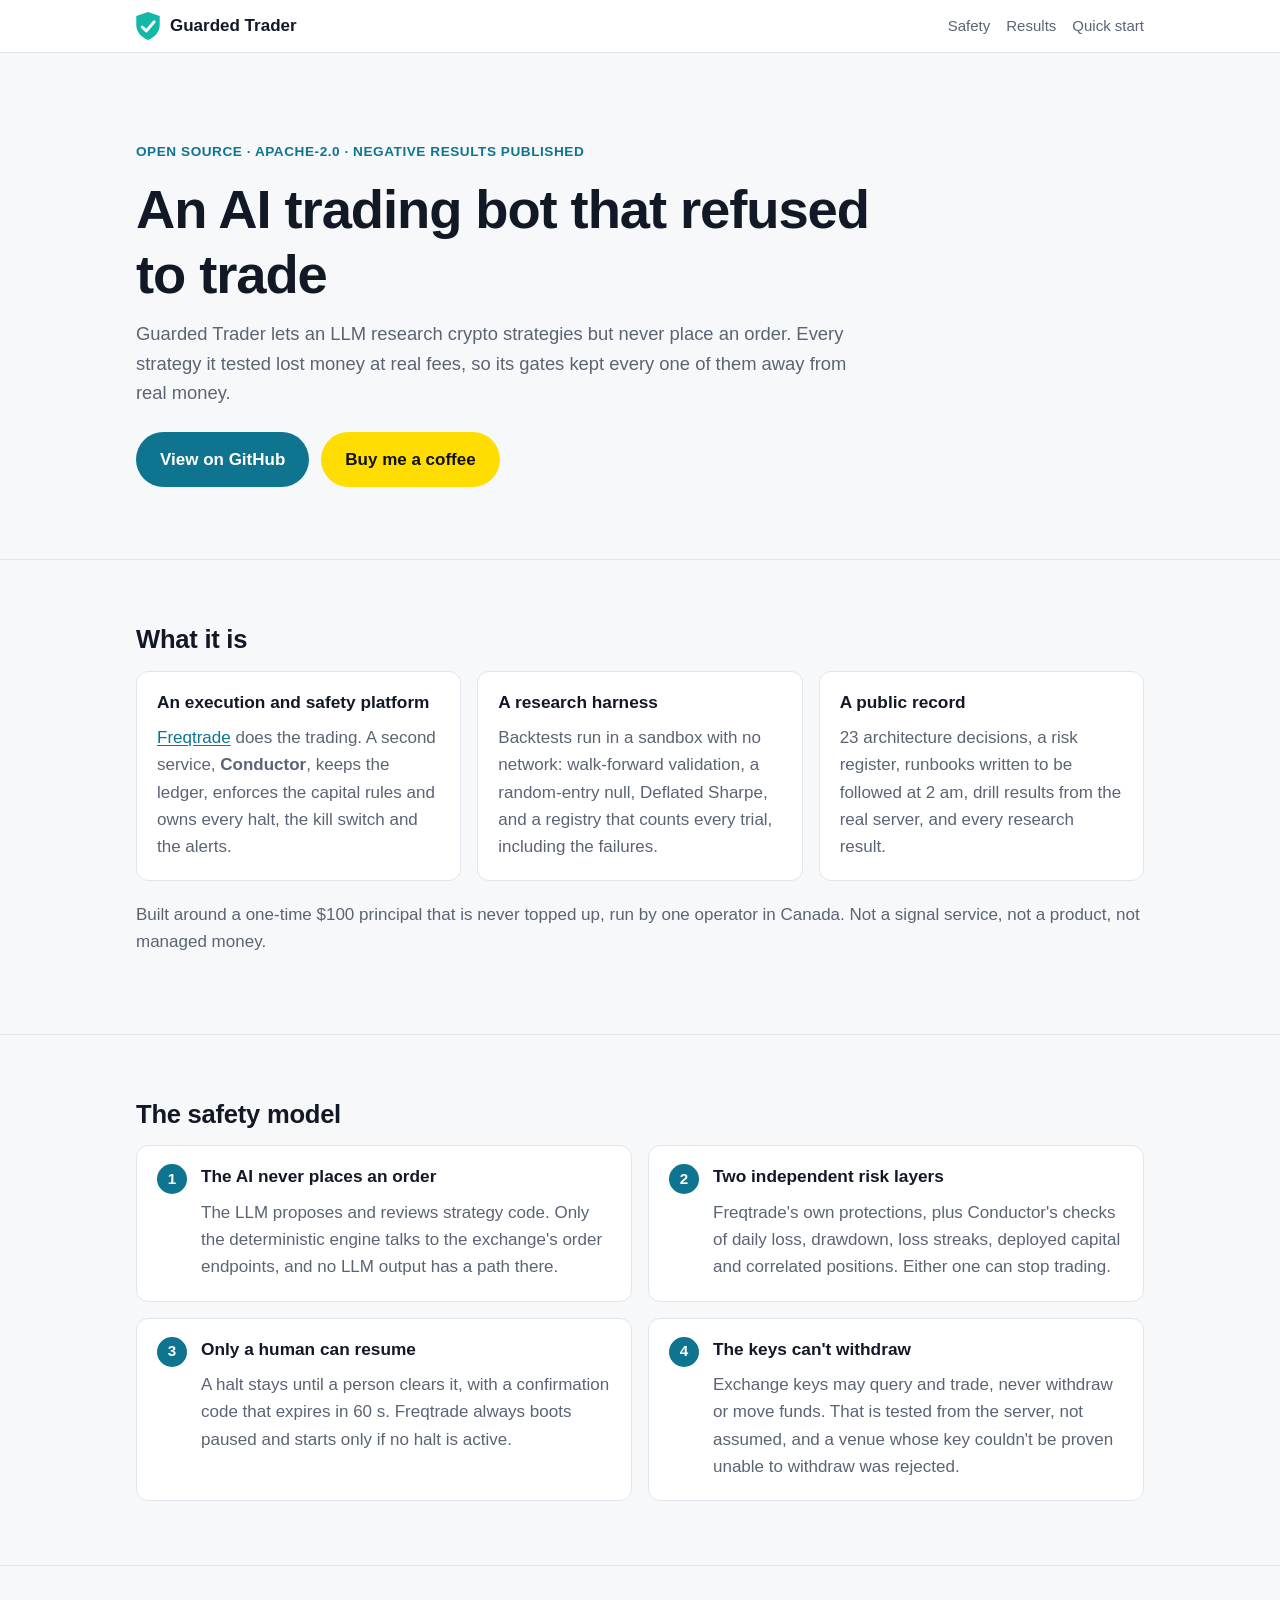
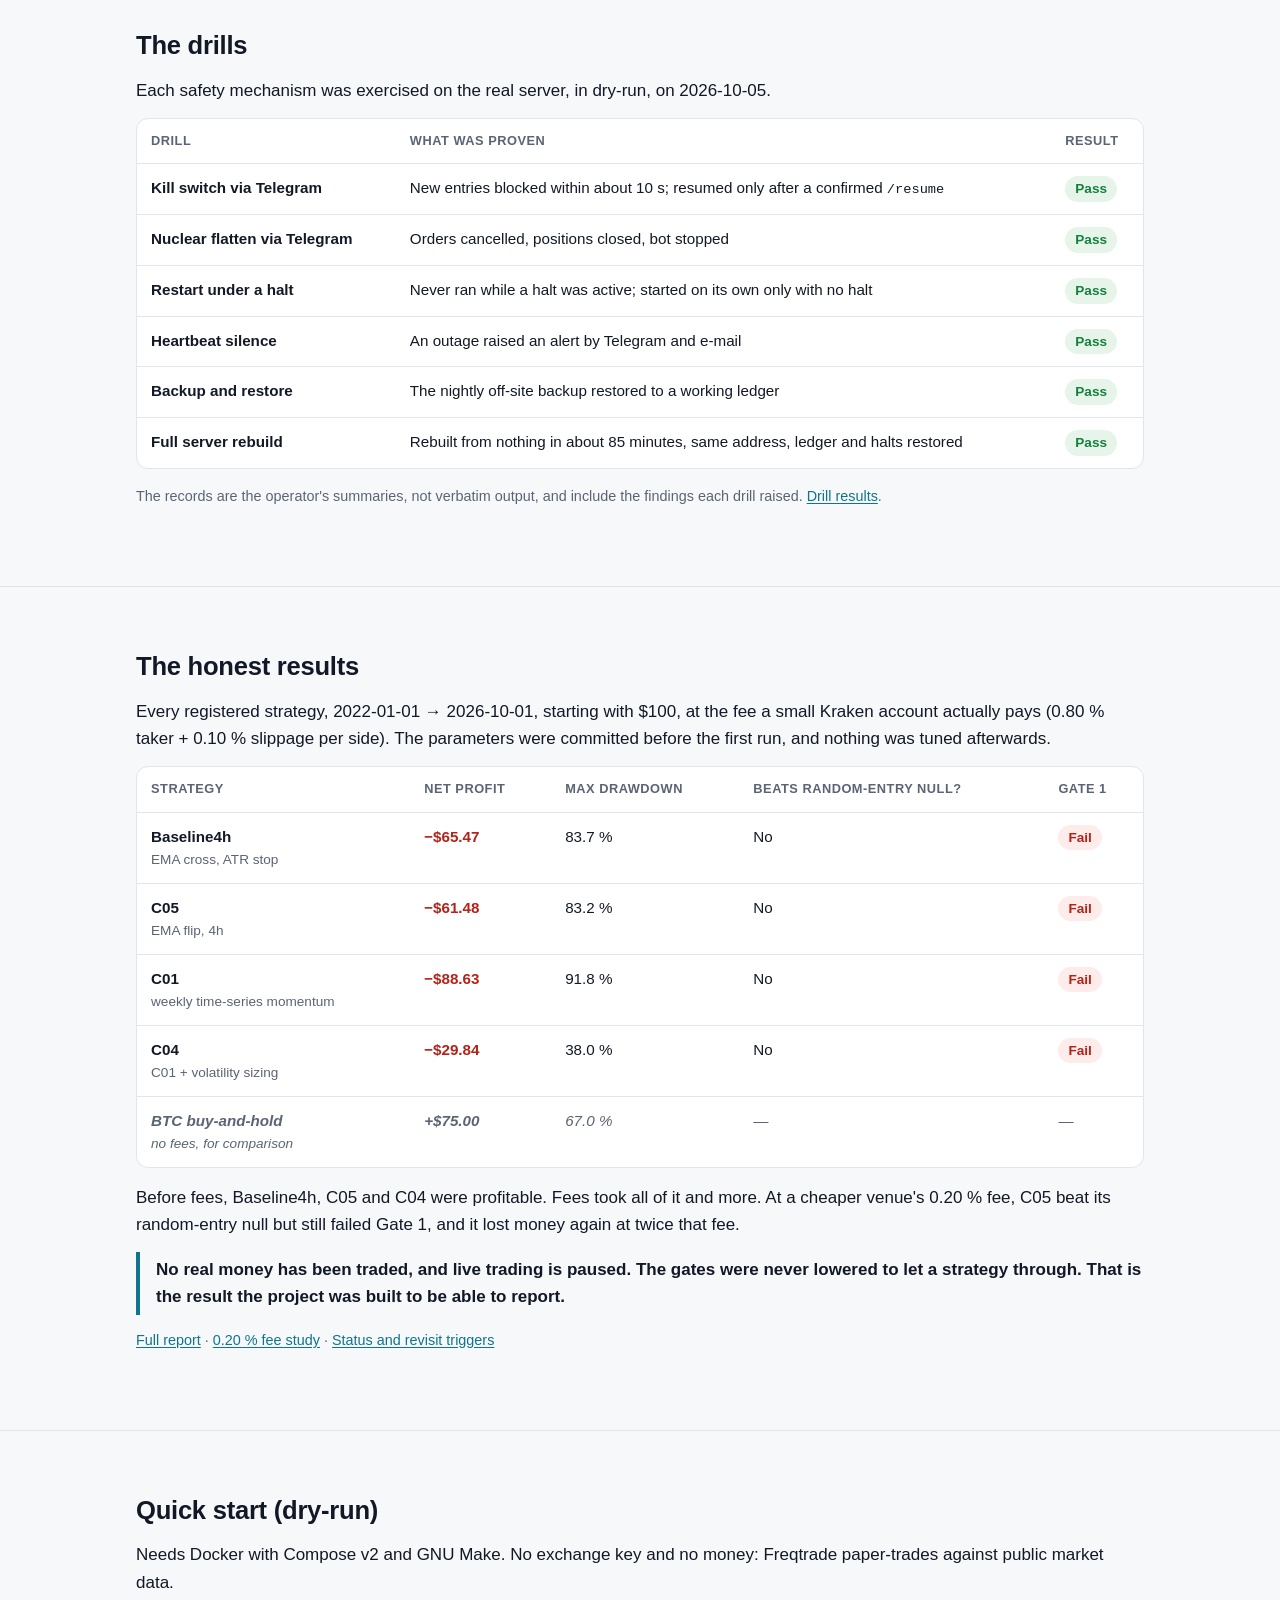
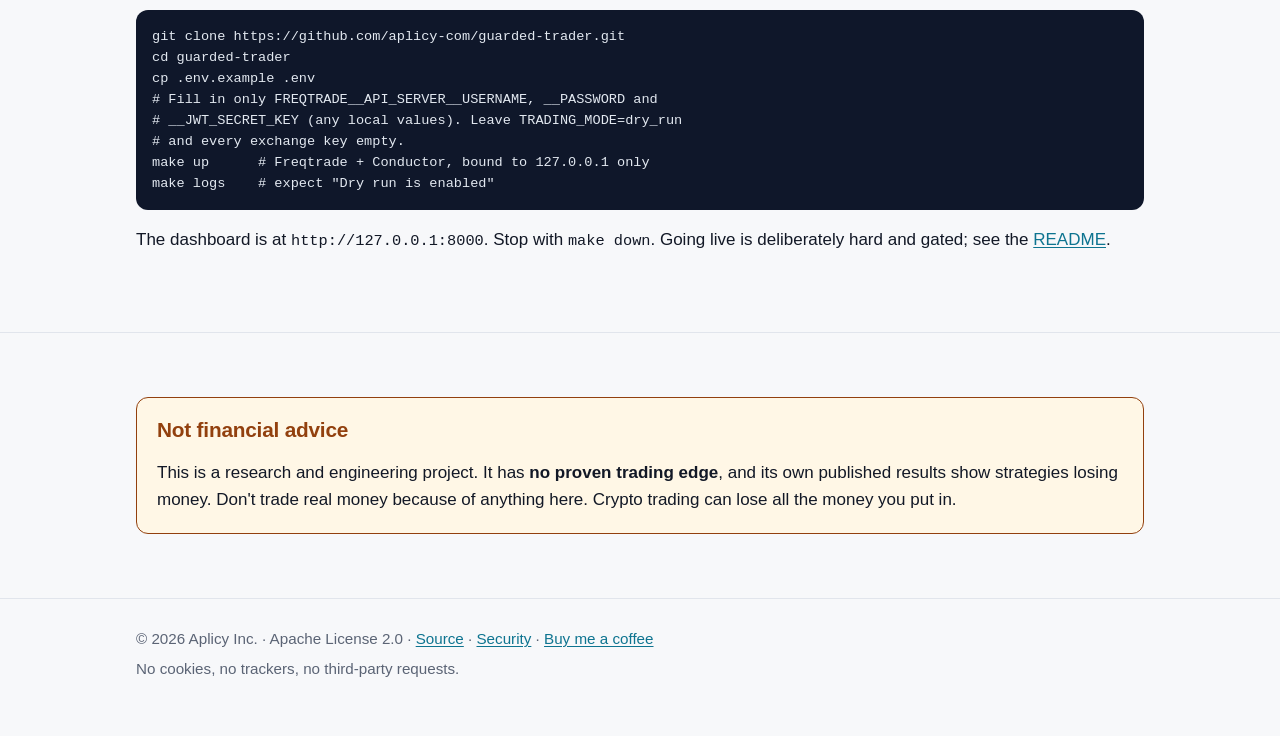
<file: site/index.html>
<!doctype html>
<html lang="en">
<head>
  <meta charset="utf-8">
  <meta name="viewport" content="width=device-width, initial-scale=1">
  <meta http-equiv="Content-Security-Policy" content="default-src 'none'; style-src 'self'; img-src 'self'; base-uri 'none'; form-action 'none'">
  <meta name="referrer" content="no-referrer">
  <meta name="color-scheme" content="light dark">
  <title>Guarded Trader: an AI trading bot that refused to trade</title>
  <meta name="description" content="An open-source crypto trading framework where an LLM may research strategies but never place an order. Every strategy lost money at real fees, and the gates kept all of them away from real money. Negative results published.">
  <link rel="canonical" href="https://guarded-trader.aplicy.com/">
  <link rel="icon" href="favicon.svg" type="image/svg+xml">
  <link rel="stylesheet" href="style.css">
</head>
<body>
<a class="skip" href="#main">Skip to content</a>

<header class="top">
  <div class="wrap top-row">
    <a class="brand" href="#top" aria-label="Guarded Trader, top of page">
      <svg class="mark" viewBox="0 0 72 86" aria-hidden="true"><path d="M36 0 72 12v28c0 22-16 38-36 46C16 78 0 62 0 40V12Z"/><path class="tick" d="M18 46 31 58 55 30"/></svg>
      Guarded Trader
    </a>
    <nav aria-label="Sections">
      <a href="#safety">Safety</a>
      <a href="#results">Results</a>
      <a href="#start">Quick start</a>
    </nav>
  </div>
</header>

<main id="main">

<section class="hero" id="top">
  <div class="wrap">
    <p class="eyebrow">Open source · Apache-2.0 · negative results published</p>
    <h1>An AI trading bot that refused to trade</h1>
    <p class="lede">Guarded Trader lets an LLM research crypto strategies but never place an order.
      Every strategy it tested lost money at real fees, so its gates kept every one of them away
      from real money.</p>
    <div class="actions">
      <a class="btn primary" href="https://github.com/aplicy-com/guarded-trader">View on GitHub</a>
      <a class="btn coffee" href="https://buymeacoffee.com/aplicy">Buy me a coffee</a>
    </div>
  </div>
</section>

<section id="what">
  <div class="wrap">
    <h2>What it is</h2>
    <div class="cards">
      <article class="card">
        <h3>An execution and safety platform</h3>
        <p><a href="https://www.freqtrade.io/">Freqtrade</a> does the trading. A second service,
          <strong>Conductor</strong>, keeps the ledger, enforces the capital rules and owns every
          halt, the kill switch and the alerts.</p>
      </article>
      <article class="card">
        <h3>A research harness</h3>
        <p>Backtests run in a sandbox with no network: walk-forward validation, a random-entry
          null, Deflated Sharpe, and a registry that counts every trial, including the failures.</p>
      </article>
      <article class="card">
        <h3>A public record</h3>
        <p>23 architecture decisions, a risk register, runbooks written to be followed at 2 am,
          drill results from the real server, and every research result.</p>
      </article>
    </div>
    <p class="note">Built around a one-time $100 principal that is never topped up, run by one
      operator in Canada. Not a signal service, not a product, not managed money.</p>
  </div>
</section>

<section id="safety">
  <div class="wrap">
    <h2>The safety model</h2>
    <ol class="rules">
      <li><h3>The AI never places an order</h3>
        <p>The LLM proposes and reviews strategy code. Only the deterministic engine talks to the
          exchange's order endpoints, and no LLM output has a path there.</p></li>
      <li><h3>Two independent risk layers</h3>
        <p>Freqtrade's own protections, plus Conductor's checks of daily loss, drawdown, loss
          streaks, deployed capital and correlated positions. Either one can stop trading.</p></li>
      <li><h3>Only a human can resume</h3>
        <p>A halt stays until a person clears it, with a confirmation code that expires in 60 s.
          Freqtrade always boots paused and starts only if no halt is active.</p></li>
      <li><h3>The keys can't withdraw</h3>
        <p>Exchange keys may query and trade, never withdraw or move funds. That is tested from the
          server, not assumed, and a venue whose key couldn't be proven unable to withdraw was
          rejected.</p></li>
    </ol>
  </div>
</section>

<section id="drills">
  <div class="wrap">
    <h2>The drills</h2>
    <p>Each safety mechanism was exercised on the real server, in dry-run, on 2026-10-05.</p>
    <div class="table-scroll" role="region" aria-label="Drill results" tabindex="0">
      <table>
        <thead><tr><th scope="col">Drill</th><th scope="col">What was proven</th><th scope="col">Result</th></tr></thead>
        <tbody>
          <tr><th scope="row">Kill switch via Telegram</th><td>New entries blocked within about 10 s; resumed only after a confirmed <code>/resume</code></td><td><span class="pass">Pass</span></td></tr>
          <tr><th scope="row">Nuclear flatten via Telegram</th><td>Orders cancelled, positions closed, bot stopped</td><td><span class="pass">Pass</span></td></tr>
          <tr><th scope="row">Restart under a halt</th><td>Never ran while a halt was active; started on its own only with no halt</td><td><span class="pass">Pass</span></td></tr>
          <tr><th scope="row">Heartbeat silence</th><td>An outage raised an alert by Telegram and e-mail</td><td><span class="pass">Pass</span></td></tr>
          <tr><th scope="row">Backup and restore</th><td>The nightly off-site backup restored to a working ledger</td><td><span class="pass">Pass</span></td></tr>
          <tr><th scope="row">Full server rebuild</th><td>Rebuilt from nothing in about 85 minutes, same address, ledger and halts restored</td><td><span class="pass">Pass</span></td></tr>
        </tbody>
      </table>
    </div>
    <p class="small">The records are the operator's summaries, not verbatim output, and include
      the findings each drill raised.
      <a href="https://github.com/aplicy-com/guarded-trader/blob/main/docs/drills/results-2026-10-04.md">Drill results</a>.</p>
  </div>
</section>

<section id="results">
  <div class="wrap">
    <h2>The honest results</h2>
    <p>Every registered strategy, 2022-01-01 → 2026-10-01, starting with $100, at the fee a small
      Kraken account actually pays (0.80 % taker + 0.10 % slippage per side). The parameters were
      committed before the first run, and nothing was tuned afterwards.</p>
    <div class="table-scroll" role="region" aria-label="Backtest results" tabindex="0">
      <table class="num">
        <thead><tr><th scope="col">Strategy</th><th scope="col">Net profit</th><th scope="col">Max drawdown</th><th scope="col">Beats random-entry null?</th><th scope="col">Gate 1</th></tr></thead>
        <tbody>
          <tr><th scope="row">Baseline4h <span class="desc">EMA cross, ATR stop</span></th><td class="neg">−$65.47</td><td>83.7 %</td><td>No</td><td><span class="fail">Fail</span></td></tr>
          <tr><th scope="row">C05 <span class="desc">EMA flip, 4h</span></th><td class="neg">−$61.48</td><td>83.2 %</td><td>No</td><td><span class="fail">Fail</span></td></tr>
          <tr><th scope="row">C01 <span class="desc">weekly time-series momentum</span></th><td class="neg">−$88.63</td><td>91.8 %</td><td>No</td><td><span class="fail">Fail</span></td></tr>
          <tr><th scope="row">C04 <span class="desc">C01 + volatility sizing</span></th><td class="neg">−$29.84</td><td>38.0 %</td><td>No</td><td><span class="fail">Fail</span></td></tr>
          <tr class="bench"><th scope="row">BTC buy-and-hold <span class="desc">no fees, for comparison</span></th><td class="pos">+$75.00</td><td>67.0 %</td><td>—</td><td>—</td></tr>
        </tbody>
      </table>
    </div>
    <p>Before fees, Baseline4h, C05 and C04 were profitable. Fees took all of it and more. At a
      cheaper venue's 0.20 % fee, C05 beat its random-entry null but still failed Gate 1, and it
      lost money again at twice that fee.</p>
    <p class="callout">No real money has been traded, and live trading is paused. The gates were
      never lowered to let a strategy through. That is the result the project was built to be able
      to report.</p>
    <p class="small"><a href="https://github.com/aplicy-com/guarded-trader/blob/main/docs/research/05-first-candidates.md">Full report</a>
      · <a href="https://github.com/aplicy-com/guarded-trader/blob/main/docs/research/06-ndax-feasibility.md">0.20 % fee study</a>
      · <a href="https://github.com/aplicy-com/guarded-trader/blob/main/docs/07-roadmap.md">Status and revisit triggers</a></p>
  </div>
</section>

<section id="start">
  <div class="wrap">
    <h2>Quick start (dry-run)</h2>
    <p>Needs Docker with Compose v2 and GNU Make. No exchange key and no money: Freqtrade
      paper-trades against public market data.</p>
<pre class="code" tabindex="0"><code>git clone https://github.com/aplicy-com/guarded-trader.git
cd guarded-trader
cp .env.example .env
# Fill in only FREQTRADE__API_SERVER__USERNAME, __PASSWORD and
# __JWT_SECRET_KEY (any local values). Leave TRADING_MODE=dry_run
# and every exchange key empty.
make up      # Freqtrade + Conductor, bound to 127.0.0.1 only
make logs    # expect "Dry run is enabled"</code></pre>
    <p>The dashboard is at <code>http://127.0.0.1:8000</code>. Stop with <code>make down</code>.
      Going live is deliberately hard and gated; see the
      <a href="https://github.com/aplicy-com/guarded-trader#readme">README</a>.</p>
  </div>
</section>

<section id="disclaimer">
  <div class="wrap">
    <div class="disclaimer">
      <h2>Not financial advice</h2>
      <p>This is a research and engineering project. It has <strong>no proven trading edge</strong>,
        and its own published results show strategies losing money. Don't trade real money because
        of anything here. Crypto trading can lose all the money you put in.</p>
    </div>
  </div>
</section>

</main>

<footer>
  <div class="wrap foot">
    <p>© 2026 Aplicy Inc. · Apache License 2.0 ·
      <a href="https://github.com/aplicy-com/guarded-trader">Source</a> ·
      <a href="https://github.com/aplicy-com/guarded-trader/blob/main/SECURITY.md">Security</a> ·
      <a href="https://buymeacoffee.com/aplicy">Buy me a coffee</a></p>
    <p class="small">No cookies, no trackers, no third-party requests.</p>
  </div>
</footer>
</body>
</html>
</file>
<file: site/style.css>
/* Guarded Trader site. System fonts only, no external requests. Mobile first. */

:root {
  --bg: #f7f8fa;
  --surface: #ffffff;
  --text: #121826;
  --muted: #5b6475;
  --border: #e1e5ec;
  --accent: #0e7490;
  --accent-ink: #ffffff;
  --mark: #14b8a6;
  --pass: #15803d;
  --pass-bg: #e6f4ea;
  --fail: #b42318;
  --fail-bg: #fdecea;
  --warn: #92400e;
  --warn-bg: #fff7e6;
  --coffee: #ffdd00;
  --coffee-ink: #111111;
  --code-bg: #0f172a;
  --code-ink: #e2e8f0;
  --radius: 12px;
  --sans: -apple-system, BlinkMacSystemFont, "Segoe UI", Roboto, "Helvetica Neue", Arial, sans-serif;
  --mono: ui-monospace, "SF Mono", Menlo, Consolas, "Liberation Mono", monospace;
}

@media (prefers-color-scheme: dark) {
  :root {
    --bg: #0b1220;
    --surface: #111a2e;
    --text: #e6ebf3;
    --muted: #9aa6b8;
    --border: #22304a;
    --accent: #2dd4bf;
    --accent-ink: #062a26;
    --mark: #2dd4bf;
    --pass: #6ee7a0;
    --pass-bg: #0f2f22;
    --fail: #fca5a5;
    --fail-bg: #3a1518;
    --warn: #fcd34d;
    --warn-bg: #2d2410;
    --code-bg: #060b16;
  }
}

*, *::before, *::after { box-sizing: border-box; }

html { -webkit-text-size-adjust: 100%; scroll-behavior: smooth; }
@media (prefers-reduced-motion: reduce) { html { scroll-behavior: auto; } }

body {
  margin: 0;
  background: var(--bg);
  color: var(--text);
  font: 17px/1.6 var(--sans);
}

a { color: var(--accent); text-underline-offset: 2px; }
a:focus-visible, .btn:focus-visible, .table-scroll:focus-visible, .code:focus-visible {
  outline: 3px solid var(--accent);
  outline-offset: 3px;
}

.wrap { max-width: 1040px; margin: 0 auto; padding: 0 16px; }

.skip {
  position: absolute; left: -9999px; top: 8px;
  background: var(--surface); color: var(--text); padding: 8px 12px; border-radius: 8px;
}
.skip:focus { left: 8px; z-index: 10; }

/* Header */
.top { border-bottom: 1px solid var(--border); background: var(--surface); }
.top-row { display: flex; flex-wrap: wrap; align-items: center; justify-content: space-between; gap: 8px 16px; padding-top: 12px; padding-bottom: 12px; }
.brand { display: inline-flex; align-items: center; gap: 10px; font-weight: 800; color: var(--text); text-decoration: none; }
.mark { width: 24px; height: 28px; }
.mark path { fill: var(--mark); }
.mark .tick { fill: none; stroke: var(--surface); stroke-width: 9; stroke-linecap: round; stroke-linejoin: round; }
nav { display: flex; gap: 16px; font-size: 15px; }
nav a { color: var(--muted); text-decoration: none; }
nav a:hover { color: var(--text); }

/* Sections */
section { padding: 48px 0; border-bottom: 1px solid var(--border); }
h1, h2, h3 { line-height: 1.2; margin: 0 0 12px; }
h1 { font-size: 2.1rem; letter-spacing: -0.02em; }
h2 { font-size: 1.6rem; letter-spacing: -0.01em; margin-bottom: 16px; }
h3 { font-size: 1.08rem; }
p { margin: 0 0 14px; }
.small { font-size: 0.9rem; color: var(--muted); }
.note { color: var(--muted); margin-top: 20px; }

/* Hero */
.hero { padding: 56px 0 48px; }
.eyebrow { font-size: 0.85rem; font-weight: 600; letter-spacing: 0.04em; text-transform: uppercase; color: var(--accent); }
.lede { font-size: 1.15rem; color: var(--muted); max-width: 40em; }
.actions { display: flex; flex-direction: column; gap: 12px; margin-top: 24px; }
.btn {
  display: inline-flex; justify-content: center; align-items: center;
  min-height: 48px; padding: 12px 22px; border-radius: 999px;
  font-weight: 700; text-decoration: none; border: 2px solid transparent;
}
.btn.primary { background: var(--accent); color: var(--accent-ink); }
.btn.coffee { background: var(--coffee); color: var(--coffee-ink); }
.btn:hover { filter: brightness(1.06); }

/* Cards */
.cards { display: grid; gap: 16px; }
.card { background: var(--surface); border: 1px solid var(--border); border-radius: var(--radius); padding: 20px; }
.card p { margin: 0; color: var(--muted); }

/* Safety rules */
.rules { list-style: none; padding: 0; margin: 0; display: grid; gap: 16px; counter-reset: rule; }
.rules li {
  counter-increment: rule; position: relative;
  background: var(--surface); border: 1px solid var(--border); border-radius: var(--radius);
  padding: 20px 20px 20px 64px;
}
.rules li::before {
  content: counter(rule); position: absolute; left: 20px; top: 18px;
  width: 30px; height: 30px; border-radius: 50%; display: grid; place-items: center;
  background: var(--accent); color: var(--accent-ink); font-weight: 800; font-size: 0.95rem;
}
.rules p { margin: 0; color: var(--muted); }

/* Tables */
.table-scroll { overflow-x: auto; border: 1px solid var(--border); border-radius: var(--radius); background: var(--surface); margin: 8px 0 16px; }
table { width: 100%; border-collapse: collapse; font-size: 0.95rem; }
th, td { padding: 12px 14px; text-align: left; vertical-align: top; border-bottom: 1px solid var(--border); }
thead th { font-size: 0.8rem; text-transform: uppercase; letter-spacing: 0.04em; color: var(--muted); white-space: nowrap; }
tbody tr:last-child th, tbody tr:last-child td { border-bottom: 0; }
tbody th { font-weight: 600; min-width: 11em; }
table.num td { white-space: nowrap; font-variant-numeric: tabular-nums; }
.desc { display: block; font-weight: 400; font-size: 0.85rem; color: var(--muted); }
.neg { color: var(--fail); font-weight: 600; }
.pos { color: var(--pass); font-weight: 600; }
.bench th, .bench td { color: var(--muted); font-style: italic; }
.pass, .fail { display: inline-block; padding: 2px 10px; border-radius: 999px; font-weight: 700; font-size: 0.85rem; }
.pass { background: var(--pass-bg); color: var(--pass); }
.fail { background: var(--fail-bg); color: var(--fail); }

.callout { border-left: 4px solid var(--accent); padding: 4px 0 4px 16px; font-weight: 600; }

/* Code */
code { font-family: var(--mono); font-size: 0.9em; }
.code {
  background: var(--code-bg); color: var(--code-ink); border-radius: var(--radius);
  padding: 16px; overflow-x: auto; font-size: 0.85rem; line-height: 1.55; margin: 0 0 16px;
}
.code code { font-size: inherit; }

/* Disclaimer */
.disclaimer { background: var(--warn-bg); border: 1px solid var(--warn); border-radius: var(--radius); padding: 20px; }
.disclaimer h2 { color: var(--warn); font-size: 1.3rem; }
.disclaimer p { margin: 0; }

footer { padding: 28px 0 40px; }
.foot p { margin: 0 0 6px; font-size: 0.95rem; color: var(--muted); }

/* Wider screens */
@media (min-width: 640px) {
  h1 { font-size: 2.9rem; }
  .actions { flex-direction: row; }
  .rules { grid-template-columns: 1fr 1fr; }
}
@media (min-width: 900px) {
  section { padding: 64px 0; }
  .hero { padding: 88px 0 72px; }
  h1 { font-size: 3.4rem; max-width: 14em; }
  .cards { grid-template-columns: repeat(3, 1fr); }
}
</file>
